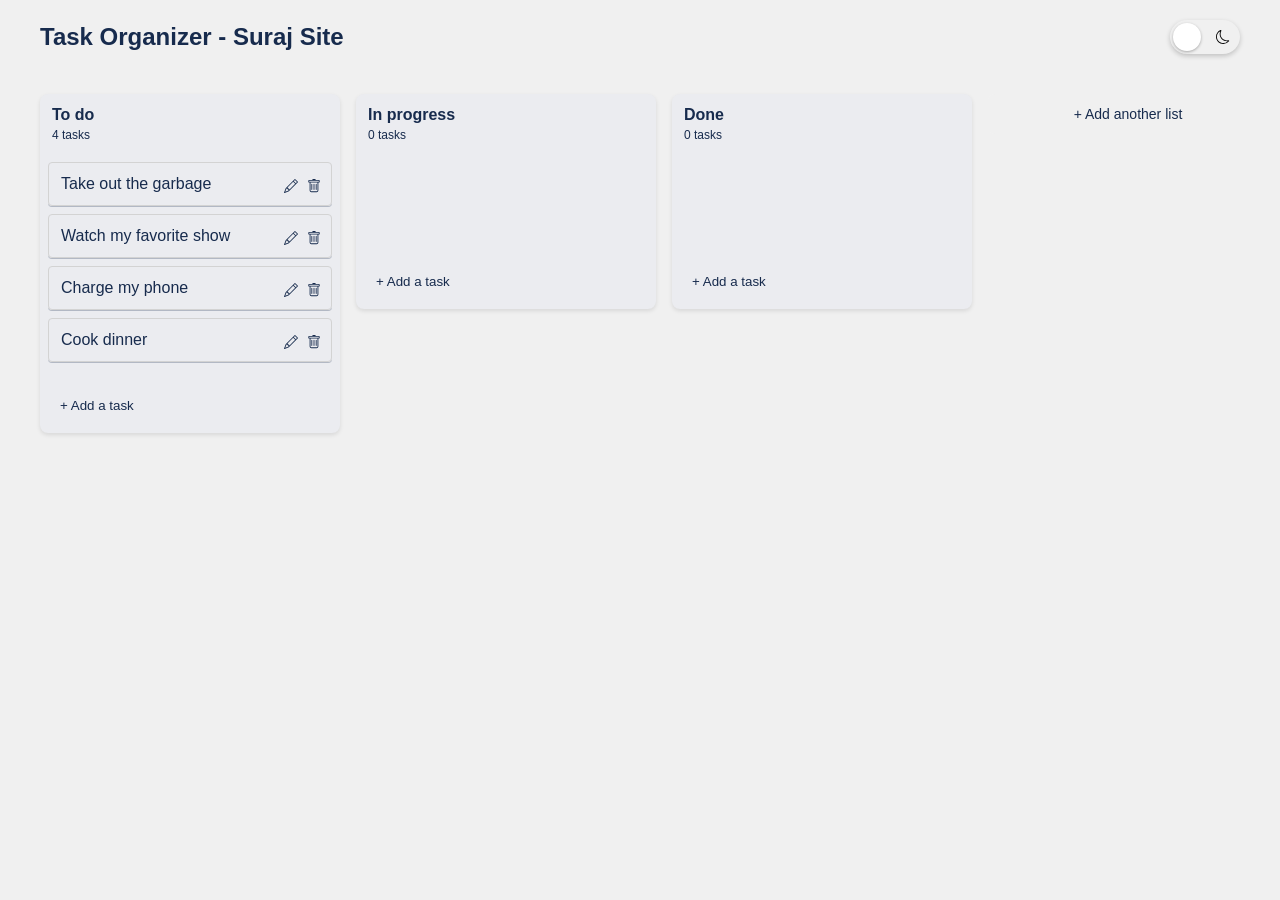
<file: index.html>
<!doctype html>
<html lang="en">
  <head>
    <meta charset="UTF-8" />
    <link rel="icon" href="favicon.ico" type="image/x-icon" />
    <meta name="viewport" content="width=device-width, initial-scale=1.0" />
    <title>Task Organizer - Suraj Site</title>
    <meta name="keywords" content="task manager, to-do list app, drag and drop tasks, edit delete tasks, productivity app, dark mode app, light mode toggle, task organizer, daily planner, project management, time management, task tracking, reminder app, organize tasks, prioritize tasks, free task manager">
    <meta name="description" content="Boost productivity with this intuitive Task Manager! Easily add, edit, delete, and drag-drop tasks. Switch between dark & light mode for comfort. Perfect for organizing daily to-dos, projects, and reminders. Try it now!">
    <script type="module" crossorigin src="/assets/index-3id8DUCe.js"></script>
    <link rel="modulepreload" crossorigin href="/assets/react-DJG_os-6.js">
    <link rel="modulepreload" crossorigin href="/assets/dnd-5ZCrVoC3.js">
    <link rel="stylesheet" crossorigin href="/assets/index-DxgKmRN8.css">
  </head>
  <body>
    <div id="root"></div>
  </body>
</html>
</file>
<file: assets/index-DxgKmRN8.css>
body{margin:0;font-family:-apple-system,BlinkMacSystemFont,Segoe UI,Roboto,Oxygen,Ubuntu,Cantarell,Fira Sans,Droid Sans,Helvetica Neue,sans-serif;-webkit-font-smoothing:antialiased;-moz-osx-font-smoothing:grayscale;background-color:#f4f5f7}*{box-sizing:border-box}.app{padding:20px;height:100vh;display:flex;flex-direction:column;background-color:#0079bf}.board-title{margin:0;color:#fff;font-size:24px}::-webkit-scrollbar{width:8px;height:8px}::-webkit-scrollbar-track{background:#f1f1f1;border-radius:4px}::-webkit-scrollbar-thumb{background:#c1c1c1;border-radius:4px}::-webkit-scrollbar-thumb:hover{background:#a8a8a8}
</file>
